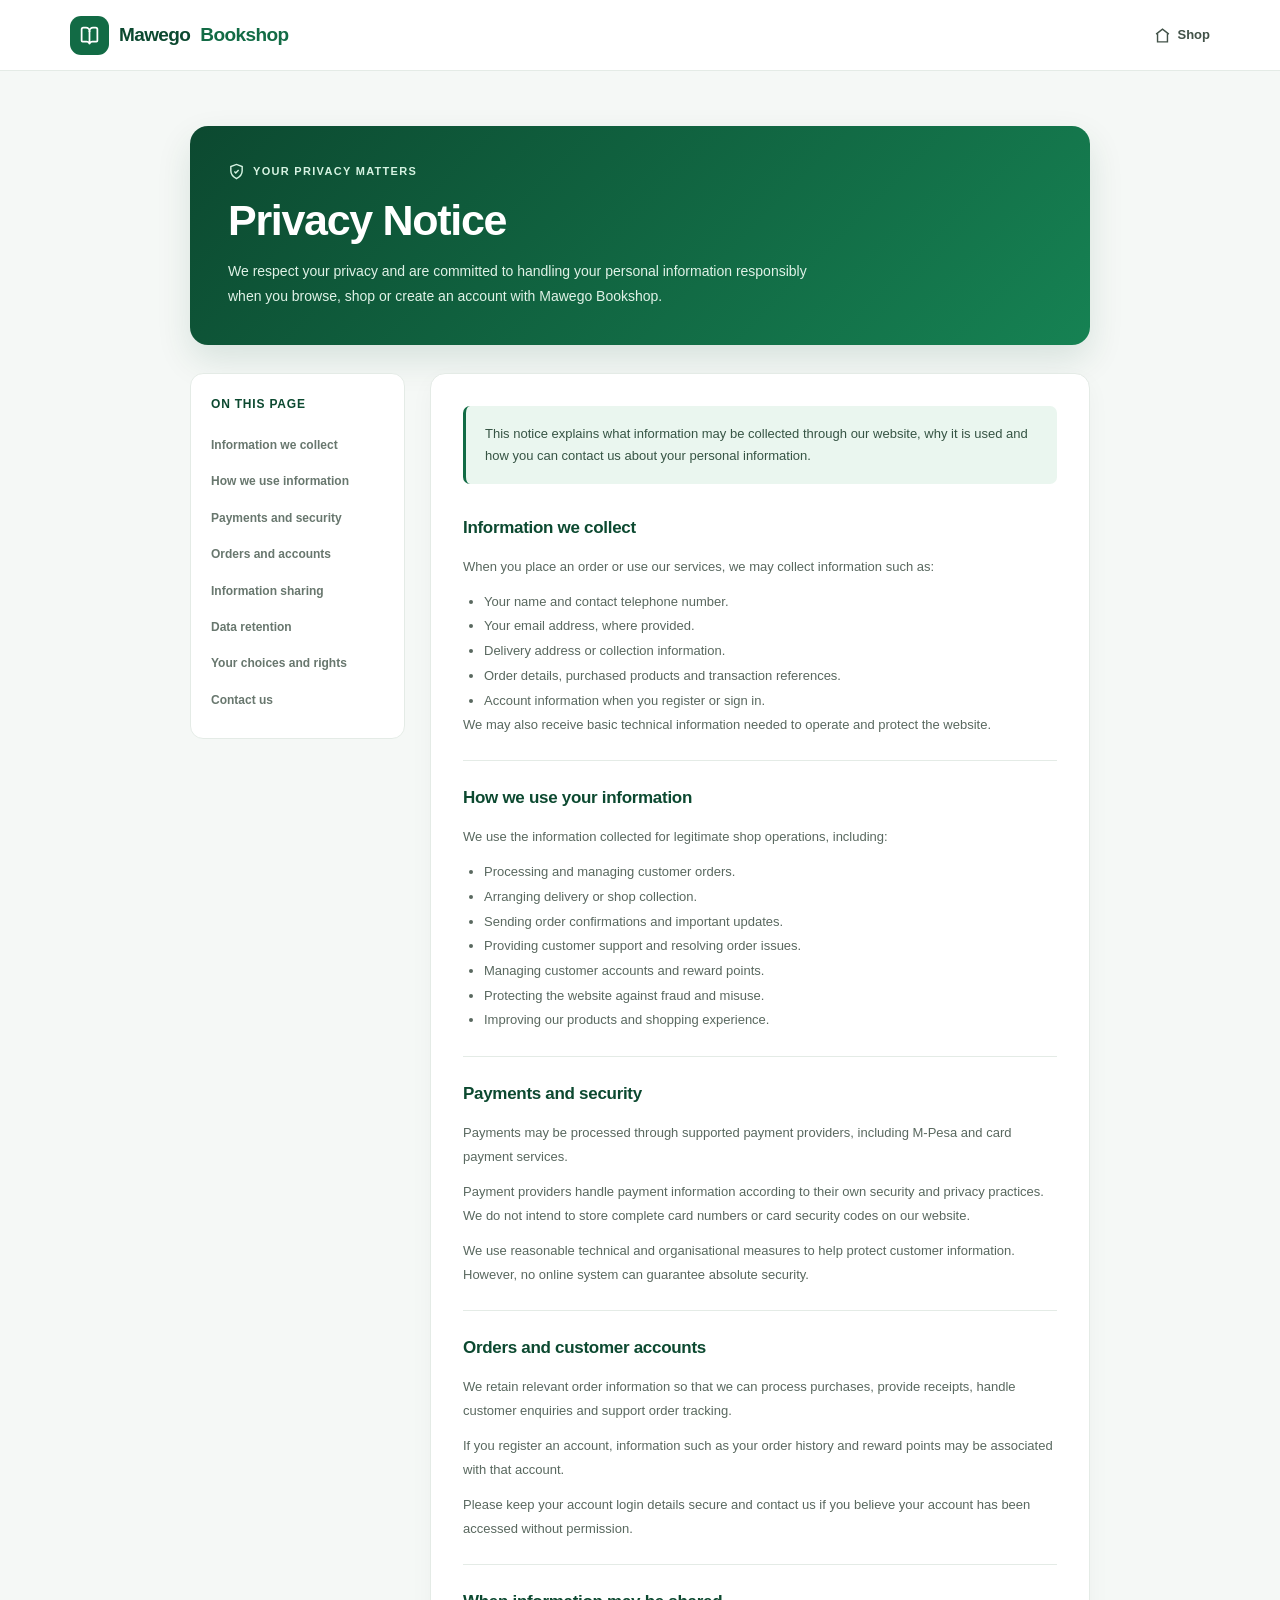
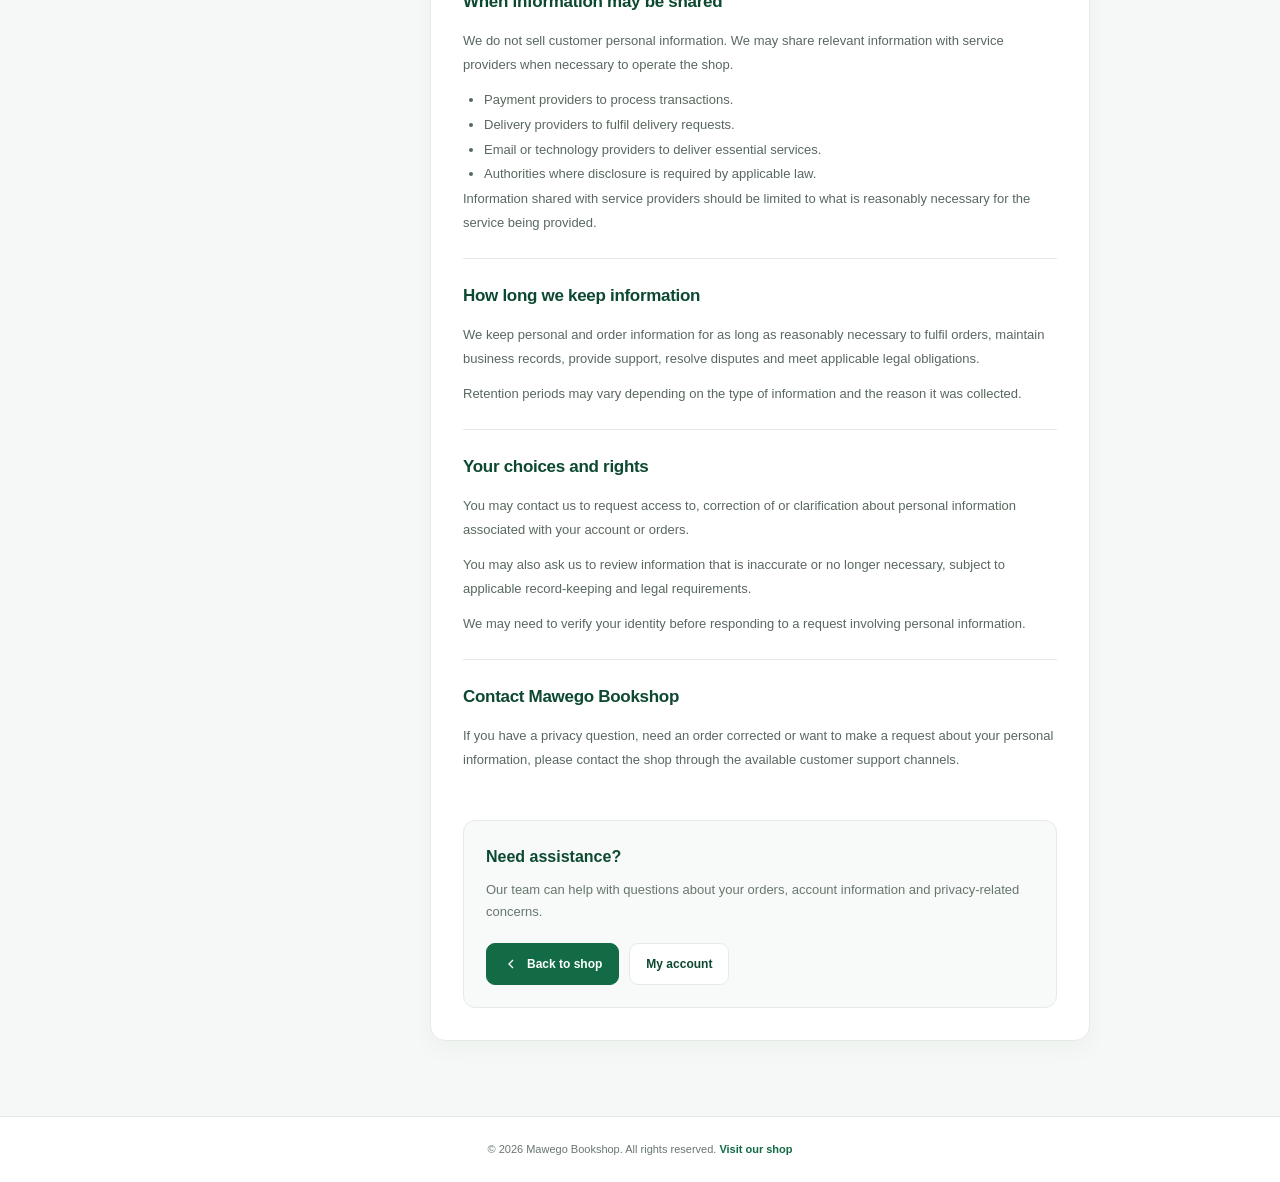
<file: pages/privacy.html>
<!DOCTYPE html>
<html lang="en">
<head>
  <meta charset="UTF-8">
  <meta name="viewport" content="width=device-width, initial-scale=1">
  <meta name="theme-color" content="#126b45">
  <meta name="description" content="Read the Mawego Bookshop privacy notice and learn how we handle your personal information, orders and payments.">

  <title>Privacy Notice | Mawego Bookshop</title>

  <link rel="stylesheet" href="/css/styles.css">
  <link rel="icon" href="/favicon.svg" type="image/svg+xml">

  <style>
    :root {
      --privacy-green: #126b45;
      --privacy-dark: #0c4930;
      --privacy-soft: #eaf6ef;
      --privacy-ink: #1b2b22;
      --privacy-muted: #68776e;
      --privacy-border: #e4ebe6;
      --privacy-background: #f5f8f6;
    }

    * {
      box-sizing: border-box;
    }

    html {
      scroll-behavior: smooth;
    }

    body {
      margin: 0;
      color: var(--privacy-ink);
      background: var(--privacy-background);
      font-family: Inter, -apple-system, BlinkMacSystemFont,
        "Segoe UI", Roboto, Arial, sans-serif;
      line-height: 1.7;
    }

    a {
      color: var(--privacy-green);
    }

    .privacy-header {
      position: sticky;
      top: 0;
      z-index: 20;
      background: rgba(255, 255, 255, 0.96);
      border-bottom: 1px solid var(--privacy-border);
      backdrop-filter: blur(12px);
    }

    .privacy-header-inner {
      min-height: 70px;
      display: flex;
      align-items: center;
      justify-content: space-between;
      gap: 20px;
    }

    .privacy-logo {
      display: inline-flex;
      align-items: center;
      gap: 10px;
      color: var(--privacy-dark);
      font-size: 19px;
      font-weight: 850;
      letter-spacing: -0.6px;
      text-decoration: none;
    }

    .privacy-logo-mark {
      width: 39px;
      height: 39px;
      display: grid;
      place-items: center;
      color: #fff;
      background: var(--privacy-green);
      border-radius: 11px;
    }

    .privacy-logo-mark svg {
      width: 21px;
      height: 21px;
    }

    .privacy-logo span:last-child {
      color: var(--privacy-green);
    }

    .privacy-nav {
      display: flex;
      align-items: center;
      gap: 18px;
    }

    .privacy-nav a {
      display: inline-flex;
      align-items: center;
      gap: 7px;
      color: #425248;
      font-size: 13px;
      font-weight: 650;
      text-decoration: none;
    }

    .privacy-nav a:hover {
      color: var(--privacy-green);
    }

    .privacy-nav svg {
      width: 17px;
      height: 17px;
    }

    .privacy-main {
      width: min(900px, calc(100% - 32px));
      margin: 0 auto;
      padding: 55px 0 75px;
    }

    .privacy-hero {
      padding: 35px 38px;
      background: linear-gradient(135deg, #0c4930, #168253);
      border-radius: 18px;
      color: #fff;
      box-shadow: 0 15px 35px rgba(12, 73, 48, 0.12);
    }

    .privacy-hero-label {
      display: inline-flex;
      align-items: center;
      gap: 8px;
      margin-bottom: 15px;
      color: #d6f3e2;
      font-size: 11px;
      font-weight: 800;
      letter-spacing: 1.3px;
      text-transform: uppercase;
    }

    .privacy-hero-label svg {
      width: 17px;
      height: 17px;
    }

    .privacy-hero h1 {
      margin: 0;
      font-size: clamp(29px, 5vw, 43px);
      line-height: 1.15;
      letter-spacing: -1.3px;
    }

    .privacy-hero p {
      max-width: 610px;
      margin: 14px 0 0;
      color: #e0f2e7;
      font-size: 14px;
      line-height: 1.8;
    }

    .privacy-content {
      display: grid;
      grid-template-columns: 215px minmax(0, 1fr);
      gap: 25px;
      align-items: start;
      margin-top: 28px;
    }

    .privacy-sidebar {
      position: sticky;
      top: 95px;
      padding: 20px;
      background: #fff;
      border: 1px solid var(--privacy-border);
      border-radius: 13px;
    }

    .privacy-sidebar h2 {
      margin: 0 0 13px;
      color: var(--privacy-dark);
      font-size: 12px;
      font-weight: 850;
      letter-spacing: 0.8px;
      text-transform: uppercase;
    }

    .privacy-sidebar a {
      display: block;
      padding: 8px 0;
      color: var(--privacy-muted);
      font-size: 12px;
      font-weight: 600;
      text-decoration: none;
    }

    .privacy-sidebar a:hover {
      color: var(--privacy-green);
    }

    .privacy-document {
      min-width: 0;
      padding: 32px;
      background: #fff;
      border: 1px solid var(--privacy-border);
      border-radius: 15px;
      box-shadow: 0 8px 25px rgba(25, 55, 36, 0.035);
    }

    .privacy-intro {
      margin: 0 0 25px;
      padding: 17px 19px;
      background: var(--privacy-soft);
      border-left: 3px solid var(--privacy-green);
      border-radius: 7px;
      color: #365444;
      font-size: 13px;
    }

    .privacy-section {
      padding: 23px 0;
      border-bottom: 1px solid var(--privacy-border);
      scroll-margin-top: 100px;
    }

    .privacy-section:first-of-type {
      padding-top: 5px;
    }

    .privacy-section:last-of-type {
      border-bottom: 0;
    }

    .privacy-section h2 {
      display: flex;
      align-items: center;
      gap: 10px;
      margin: 0 0 12px;
      color: var(--privacy-dark);
      font-size: 17px;
      font-weight: 800;
      letter-spacing: -0.3px;
    }

    .privacy-section h2 svg {
      width: 19px;
      height: 19px;
      flex: 0 0 auto;
      color: var(--privacy-green);
    }

    .privacy-section p {
      margin: 0 0 11px;
      color: #59685f;
      font-size: 13px;
      line-height: 1.85;
    }

    .privacy-section p:last-child {
      margin-bottom: 0;
    }

    .privacy-section ul {
      margin: 10px 0 0;
      padding-left: 21px;
      color: #59685f;
      font-size: 13px;
      line-height: 1.9;
    }

    .privacy-contact {
      margin-top: 25px;
      padding: 22px;
      background: #f7faf8;
      border: 1px solid var(--privacy-border);
      border-radius: 12px;
    }

    .privacy-contact h2 {
      margin: 0 0 8px;
      color: var(--privacy-dark);
      font-size: 16px;
    }

    .privacy-contact p {
      margin: 0;
      color: var(--privacy-muted);
      font-size: 13px;
    }

    .privacy-actions {
      display: flex;
      flex-wrap: wrap;
      gap: 10px;
      margin-top: 20px;
    }

    .privacy-actions a {
      display: inline-flex;
      align-items: center;
      justify-content: center;
      gap: 8px;
      min-height: 42px;
      padding: 10px 16px;
      border: 1px solid var(--privacy-border);
      border-radius: 9px;
      color: var(--privacy-dark);
      background: #fff;
      font-size: 12px;
      font-weight: 750;
      text-decoration: none;
      transition: background 0.2s, border-color 0.2s;
    }

    .privacy-actions a:hover {
      background: var(--privacy-soft);
      border-color: #b7d9c4;
    }

    .privacy-actions a.primary {
      color: #fff;
      background: var(--privacy-green);
      border-color: var(--privacy-green);
    }

    .privacy-actions a.primary:hover {
      background: var(--privacy-dark);
    }

    .privacy-actions svg {
      width: 16px;
      height: 16px;
    }

    .privacy-footer {
      padding: 23px 16px;
      border-top: 1px solid var(--privacy-border);
      background: #fff;
      text-align: center;
    }

    .privacy-footer p {
      margin: 0;
      color: var(--privacy-muted);
      font-size: 11px;
    }

    .privacy-footer a {
      font-weight: 750;
      text-decoration: none;
    }

    @media (max-width: 700px) {
      .privacy-main {
        padding: 30px 0 45px;
      }

      .privacy-hero {
        padding: 27px 23px;
      }

      .privacy-content {
        grid-template-columns: 1fr;
        gap: 15px;
      }

      .privacy-sidebar {
        position: static;
      }

      .privacy-sidebar nav {
        display: grid;
        grid-template-columns: repeat(2, minmax(0, 1fr));
        gap: 0 12px;
      }

      .privacy-document {
        padding: 24px 20px;
      }
    }

    @media (max-width: 420px) {
      .privacy-header-inner {
        min-height: 62px;
      }

      .privacy-logo {
        font-size: 16px;
      }

      .privacy-nav a {
        font-size: 12px;
      }

      .privacy-main {
        width: calc(100% - 22px);
      }

      .privacy-sidebar nav {
        grid-template-columns: 1fr;
      }

      .privacy-document {
        padding: 21px 16px;
      }

      .privacy-actions {
        flex-direction: column;
      }

      .privacy-actions a {
        width: 100%;
      }
    }

    @media print {
      body {
        background: #fff;
      }

      .privacy-header,
      .privacy-sidebar,
      .privacy-actions,
      .privacy-footer {
        display: none !important;
      }

      .privacy-main {
        width: 100%;
        padding: 0;
      }

      .privacy-hero {
        color: #000;
        background: #fff;
        border: 1px solid #ddd;
        box-shadow: none;
      }

      .privacy-hero p,
      .privacy-hero-label {
        color: #444;
      }

      .privacy-content {
        display: block;
      }

      .privacy-document {
        padding: 15px 0;
        border: 0;
        box-shadow: none;
      }

      .privacy-section {
        break-inside: avoid;
      }
    }
  </style>
</head>

<body>

  <header class="privacy-header">
    <div class="container privacy-header-inner">
      <a href="/" class="privacy-logo" aria-label="Mawego Bookshop home">
        <span class="privacy-logo-mark" aria-hidden="true">
          <svg xmlns="http://www.w3.org/2000/svg" viewBox="0 0 24 24" fill="none" stroke="currentColor" stroke-width="2" stroke-linecap="round" stroke-linejoin="round">
            <path d="M12 7v14"></path>
            <path d="M3 18V5a2 2 0 0 1 2-2h3a4 4 0 0 1 4 4 4 4 0 0 1 4-4h3a2 2 0 0 1 2 2v13a1 1 0 0 1-1 1h-4a4 4 0 0 0-4 2 4 4 0 0 0-4-2H4a1 1 0 0 1-1-1z"></path>
          </svg>
        </span>
        Mawego <span>Bookshop</span>
      </a>

      <nav class="privacy-nav" aria-label="Main navigation">
        <a href="/">
          <svg xmlns="http://www.w3.org/2000/svg" viewBox="0 0 24 24" fill="none" stroke="currentColor" stroke-width="2">
            <path d="m3 10 9-7 9 7"></path>
            <path d="M5 9v12h14V9"></path>
          </svg>
          Shop
        </a>
      </nav>
    </div>
  </header>

  <main class="privacy-main">

    <section class="privacy-hero">
      <div class="privacy-hero-label">
        <svg xmlns="http://www.w3.org/2000/svg" viewBox="0 0 24 24" fill="none" stroke="currentColor" stroke-width="2">
          <path d="M12 22s8-4 8-11V5l-8-3-8 3v6c0 7 8 11 8 11z"></path>
          <path d="m9 12 2 2 4-4"></path>
        </svg>
        Your privacy matters
      </div>

      <h1>Privacy Notice</h1>

      <p>
        We respect your privacy and are committed to handling your personal
        information responsibly when you browse, shop or create an account
        with Mawego Bookshop.
      </p>
    </section>

    <div class="privacy-content">

      <aside class="privacy-sidebar">
        <h2>On this page</h2>
        <nav aria-label="Privacy notice sections">
          <a href="#information">Information we collect</a>
          <a href="#usage">How we use information</a>
          <a href="#payments">Payments and security</a>
          <a href="#orders">Orders and accounts</a>
          <a href="#sharing">Information sharing</a>
          <a href="#retention">Data retention</a>
          <a href="#your-rights">Your choices and rights</a>
          <a href="#contact">Contact us</a>
        </nav>
      </aside>

      <article class="privacy-document">

        <p class="privacy-intro">
          This notice explains what information may be collected through our
          website, why it is used and how you can contact us about your
          personal information.
        </p>

        <section class="privacy-section" id="information">
          <h2>Information we collect</h2>
          <p>
            When you place an order or use our services, we may collect
            information such as:
          </p>
          <ul>
            <li>Your name and contact telephone number.</li>
            <li>Your email address, where provided.</li>
            <li>Delivery address or collection information.</li>
            <li>Order details, purchased products and transaction references.</li>
            <li>Account information when you register or sign in.</li>
          </ul>
          <p>
            We may also receive basic technical information needed to operate
            and protect the website.
          </p>
        </section>

        <section class="privacy-section" id="usage">
          <h2>How we use your information</h2>
          <p>We use the information collected for legitimate shop operations, including:</p>
          <ul>
            <li>Processing and managing customer orders.</li>
            <li>Arranging delivery or shop collection.</li>
            <li>Sending order confirmations and important updates.</li>
            <li>Providing customer support and resolving order issues.</li>
            <li>Managing customer accounts and reward points.</li>
            <li>Protecting the website against fraud and misuse.</li>
            <li>Improving our products and shopping experience.</li>
          </ul>
        </section>

        <section class="privacy-section" id="payments">
          <h2>Payments and security</h2>
          <p>
            Payments may be processed through supported payment providers,
            including M-Pesa and card payment services.
          </p>
          <p>
            Payment providers handle payment information according to their
            own security and privacy practices. We do not intend to store
            complete card numbers or card security codes on our website.
          </p>
          <p>
            We use reasonable technical and organisational measures to help
            protect customer information. However, no online system can
            guarantee absolute security.
          </p>
        </section>

        <section class="privacy-section" id="orders">
          <h2>Orders and customer accounts</h2>
          <p>
            We retain relevant order information so that we can process
            purchases, provide receipts, handle customer enquiries and
            support order tracking.
          </p>
          <p>
            If you register an account, information such as your order history
            and reward points may be associated with that account.
          </p>
          <p>
            Please keep your account login details secure and contact us if
            you believe your account has been accessed without permission.
          </p>
        </section>

        <section class="privacy-section" id="sharing">
          <h2>When information may be shared</h2>
          <p>
            We do not sell customer personal information. We may share
            relevant information with service providers when necessary to
            operate the shop.
          </p>
          <ul>
            <li>Payment providers to process transactions.</li>
            <li>Delivery providers to fulfil delivery requests.</li>
            <li>Email or technology providers to deliver essential services.</li>
            <li>Authorities where disclosure is required by applicable law.</li>
          </ul>
          <p>
            Information shared with service providers should be limited to
            what is reasonably necessary for the service being provided.
          </p>
        </section>

        <section class="privacy-section" id="retention">
          <h2>How long we keep information</h2>
          <p>
            We keep personal and order information for as long as reasonably
            necessary to fulfil orders, maintain business records, provide
            support, resolve disputes and meet applicable legal obligations.
          </p>
          <p>
            Retention periods may vary depending on the type of information
            and the reason it was collected.
          </p>
        </section>

        <section class="privacy-section" id="your-rights">
          <h2>Your choices and rights</h2>
          <p>
            You may contact us to request access to, correction of or
            clarification about personal information associated with your
            account or orders.
          </p>
          <p>
            You may also ask us to review information that is inaccurate or
            no longer necessary, subject to applicable record-keeping and
            legal requirements.
          </p>
          <p>
            We may need to verify your identity before responding to a
            request involving personal information.
          </p>
        </section>

        <section class="privacy-section" id="contact">
          <h2>Contact Mawego Bookshop</h2>
          <p>
            If you have a privacy question, need an order corrected or want
            to make a request about your personal information, please contact
            the shop through the available customer support channels.
          </p>
        </section>

        <div class="privacy-contact">
          <h2>Need assistance?</h2>
          <p>
            Our team can help with questions about your orders, account
            information and privacy-related concerns.
          </p>

          <div class="privacy-actions">
            <a href="/" class="primary">
              <svg xmlns="http://www.w3.org/2000/svg" viewBox="0 0 24 24" fill="none" stroke="currentColor" stroke-width="2">
                <path d="m15 18-6-6 6-6"></path>
              </svg>
              Back to shop
            </a>

            <a href="/pages/account.html">
              My account
            </a>
          </div>
        </div>

      </article>
    </div>
  </main>

  <footer class="privacy-footer">
    <p>
      © <span id="currentYear"></span> Mawego Bookshop.
      All rights reserved.
      <a href="/">Visit our shop</a>
    </p>
  </footer>

  <script>
    "use strict";

    document.getElementById("currentYear").textContent =
      new Date().getFullYear();
  </script>

</body>
</html>
</file>
<file: css/styles.css>
:root {
  --green: #0b6b4f;
  --green-dark: #064935;
  --green-mid: #0f8a64;
  --green-light: #e6f5ef;
  --green-soft: #f0faf6;

  --gold: #c4a035;
  --gold-dark: #9a7b1f;
  --gold-soft: #f8f1dc;

  --ink: #14201b;
  --ink-soft: #2c3a34;
  --muted: #5a6b63;
  --muted-light: #8a9a92;

  --border: #e2ebe6;
  --border-strong: #c5d4cc;

  --bg: #f5f8f6;
  --white: #ffffff;

  --danger: #b91c1c;
  --danger-bg: #fef2f2;

  --warning: #b45309;
  --warning-bg: #fffbeb;

  --success: #047857;
  --success-bg: #ecfdf5;

  --info: #1d4ed8;
  --info-bg: #eff6ff;

  --radius: 12px;
  --radius-sm: 8px;
  --radius-lg: 16px;

  --shadow-sm: 0 1px 2px rgba(20, 32, 27, 0.04);
  --shadow: 0 4px 16px rgba(20, 32, 27, 0.06);
  --shadow-lg: 0 12px 40px rgba(20, 32, 27, 0.1);
  --shadow-hover: 0 12px 28px rgba(11, 107, 79, 0.12);

  --font: 'DM Sans', system-ui, -apple-system, sans-serif;
  --font-display: 'Fraunces', Georgia, serif;

  --header-h: 68px;
  --transition: 0.2s ease;
}

*,
*::before,
*::after {
  box-sizing: border-box;
}

html {
  scroll-behavior: smooth;
}

body {
  margin: 0;
  min-height: 100vh;
  font-family: var(--font);
  color: var(--ink);
  background: var(--bg);
  line-height: 1.55;
  -webkit-font-smoothing: antialiased;
}

button,
input,
select,
textarea {
  font: inherit;
}

button {
  cursor: pointer;
}

a {
  color: var(--green);
  text-decoration: none;
  transition: color var(--transition);
}

a:hover {
  color: var(--green-dark);
  text-decoration: underline;
}

img {
  max-width: 100%;
  height: auto;
  display: block;
}

.hidden {
  display: none !important;
}

.container {
  width: min(1140px, 92%);
  margin: 0 auto;
}

.page-pad {
  padding: 1.75rem 0 3.5rem;
}

.text-muted {
  color: var(--muted);
}

.text-center {
  text-align: center;
}

.mt-1 {
  margin-top: 0.5rem;
}

.mt-2 {
  margin-top: 1rem;
}

.mb-0 {
  margin-bottom: 0;
}

.site-header {
  position: sticky;
  top: 0;
  z-index: 100;
  background: rgba(255, 255, 255, 0.94);
  backdrop-filter: blur(12px);
  -webkit-backdrop-filter: blur(12px);
  border-bottom: 1px solid var(--border);
  box-shadow: var(--shadow-sm);
}

.header-inner {
  display: flex;
  align-items: center;
  gap: 1.25rem;
  padding: 0.85rem 0;
  flex-wrap: wrap;
  min-height: var(--header-h);
}

.logo {
  display: flex;
  align-items: center;
  gap: 0.45rem;
  font-family: var(--font-display);
  font-weight: 700;
  font-size: 1.35rem;
  color: var(--green-dark);
  letter-spacing: -0.02em;
  text-decoration: none;
}

.logo:hover {
  text-decoration: none;
  color: var(--green);
}

.logo span {
  color: var(--gold-dark);
}

.logo-mark {
  width: 36px;
  height: 36px;
  display: flex;
  align-items: center;
  justify-content: center;
  background: linear-gradient(145deg, var(--green), var(--green-dark));
  border-radius: 10px;
  color: white;
  font-size: 1.1rem;
  box-shadow: 0 2px 8px rgba(11, 107, 79, 0.3);
}

.nav {
  display: flex;
  align-items: center;
  gap: 0.35rem;
  flex-wrap: wrap;
  margin-left: auto;
}

.nav a {
  padding: 0.45rem 0.75rem;
  border-radius: 999px;
  color: var(--ink-soft);
  font-size: 0.92rem;
  font-weight: 500;
  text-decoration: none;
  transition: background var(--transition), color var(--transition);
}

.nav a:hover,
.nav a.active {
  background: var(--green-light);
  color: var(--green-dark);
  text-decoration: none;
}

.cart-btn {
  display: inline-flex;
  align-items: center;
  gap: 0.4rem;
  padding: 0.5rem 1rem !important;
  border-radius: 999px;
  background: var(--green) !important;
  color: white !important;
  font-weight: 600 !important;
  box-shadow: 0 2px 8px rgba(11, 107, 79, 0.25);
}

.cart-btn:hover {
  background: var(--green-dark) !important;
  color: white !important;
}

.cart-count {
  min-width: 1.3rem;
  height: 1.3rem;
  display: inline-flex;
  align-items: center;
  justify-content: center;
  padding: 0 0.3rem;
  border-radius: 999px;
  background: var(--gold);
  color: var(--ink);
  font-size: 0.72rem;
  font-weight: 700;
}

.btn {
  display: inline-flex;
  align-items: center;
  justify-content: center;
  gap: 0.45rem;
  padding: 0.65rem 1.25rem;
  border: none;
  border-radius: 10px;
  font-family: inherit;
  font-size: 0.95rem;
  font-weight: 600;
  line-height: 1.2;
  text-decoration: none;
  cursor: pointer;
  transition:
    background var(--transition),
    transform 0.12s,
    box-shadow var(--transition);
}

.btn:active {
  transform: scale(0.98);
}

.btn:disabled {
  opacity: 0.5;
  cursor: not-allowed;
  transform: none;
}

.btn-primary {
  background: var(--green);
  color: white;
  box-shadow: 0 2px 8px rgba(11, 107, 79, 0.2);
}

.btn-primary:hover {
  background: var(--green-dark);
  color: white;
  text-decoration: none;
  box-shadow: 0 4px 14px rgba(11, 107, 79, 0.3);
}

.btn-secondary {
  background: var(--gold-soft);
  color: var(--ink);
  border: 1px solid #e5d6a8;
}

.btn-secondary:hover {
  background: #f0e4bc;
  color: var(--ink);
  text-decoration: none;
}

.btn-outline {
  background: transparent;
  border: 1.5px solid var(--green);
  color: var(--green);
}

.btn-outline:hover {
  background: var(--green-light);
  color: var(--green-dark);
  text-decoration: none;
}

.btn-danger {
  background: var(--danger);
  color: white;
}

.btn-danger:hover {
  background: #991b1b;
  color: white;
  text-decoration: none;
}

.btn-ghost {
  background: transparent;
  color: var(--muted);
  border: 1px solid var(--border);
}

.btn-ghost:hover {
  background: var(--bg);
  color: var(--ink);
  text-decoration: none;
}

.btn-sm {
  padding: 0.4rem 0.8rem;
  font-size: 0.85rem;
  border-radius: 8px;
}

.btn-lg {
  padding: 0.85rem 1.6rem;
  font-size: 1.05rem;
}

.hero {
  position: relative;
  overflow: hidden;
  padding: 3.25rem 0 3.5rem;
  color: white;
  background:
    radial-gradient(
      ellipse 80% 60% at 85% 20%,
      rgba(196, 160, 53, 0.15),
      transparent 50%
    ),
    radial-gradient(
      ellipse 60% 50% at 10% 80%,
      rgba(15, 138, 100, 0.2),
      transparent 45%
    ),
    linear-gradient(
      145deg,
      #053d2c 0%,
      var(--green-dark) 40%,
      var(--green) 100%
    );
}

.hero::after {
  content: '';
  position: absolute;
  bottom: -1px;
  left: 0;
  right: 0;
  height: 48px;
  background: url("data:image/svg+xml,%3Csvg xmlns='http://www.w3.org/2000/svg' viewBox='0 0 1440 48' fill='%23f5f8f6'%3E%3Cpath d='M0,32 C240,48 480,0 720,16 C960,32 1200,48 1440,24 L1440,48 L0,48 Z'/%3E%3C/svg%3E")
    center bottom / 100% 100% no-repeat;
}

.hero-grid {
  display: grid;
  grid-template-columns: 1.15fr 0.85fr;
  gap: 2.5rem;
  align-items: center;
}

.hero-badge {
  display: inline-flex;
  align-items: center;
  gap: 0.4rem;
  padding: 0.35rem 0.85rem;
  margin-bottom: 1rem;
  border: 1px solid rgba(255, 255, 255, 0.2);
  border-radius: 999px;
  background: rgba(255, 255, 255, 0.12);
  font-size: 0.8rem;
  font-weight: 500;
  backdrop-filter: blur(4px);
}

.hero h1 {
  margin: 0 0 0.75rem;
  font-family: var(--font-display);
  font-size: clamp(1.85rem, 4.5vw, 2.75rem);
  font-weight: 700;
  line-height: 1.15;
  letter-spacing: -0.02em;
}

.hero p.lead {
  max-width: 34rem;
  margin: 0 0 1.5rem;
  font-size: 1.05rem;
  line-height: 1.6;
  opacity: 0.92;
}

.hero-actions {
  display: flex;
  flex-wrap: wrap;
  gap: 0.75rem;
  margin-bottom: 1.5rem;
}

.hero .btn-primary {
  background: var(--gold);
  color: var(--ink);
  box-shadow: 0 4px 16px rgba(196, 160, 53, 0.35);
}

.hero .btn-primary:hover {
  background: #d4b03f;
  color: var(--ink);
}

.hero .btn-outline {
  border-color: rgba(255, 255, 255, 0.55);
  color: white;
}

.hero .btn-outline:hover {
  background: rgba(255, 255, 255, 0.12);
  color: white;
  border-color: white;
}

.search-bar {
  display: flex;
  gap: 0.5rem;
  max-width: 480px;
  padding: 0.35rem;
  border-radius: 12px;
  background: white;
  box-shadow: 0 8px 32px rgba(0, 0, 0, 0.15);
}

.search-bar input {
  flex: 1;
  min-width: 0;
  padding: 0.7rem 1rem;
  border: none;
  border-radius: 8px;
  background: transparent;
  color: var(--ink);
  font-family: inherit;
  font-size: 1rem;
}

.search-bar input:focus {
  outline: none;
}

.search-bar input::placeholder {
  color: var(--muted-light);
}

.search-bar .btn {
  border-radius: 8px;
}

.hero-visual {
  padding: 1.5rem;
  border: 1px solid rgba(255, 255, 255, 0.15);
  border-radius: var(--radius-lg);
  background: rgba(255, 255, 255, 0.08);
  backdrop-filter: blur(8px);
}

.hero-stats {
  display: grid;
  grid-template-columns: 1fr 1fr;
  gap: 1rem;
}

.hero-stat {
  padding: 1rem 0.75rem;
  border-radius: var(--radius);
  background: rgba(255, 255, 255, 0.08);
  text-align: center;
}

.hero-stat .num {
  display: block;
  font-family: var(--font-display);
  font-size: 1.65rem;
  font-weight: 700;
  line-height: 1.2;
}

.hero-stat .lbl {
  margin-top: 0.2rem;
  font-size: 0.78rem;
  opacity: 0.8;
}

.trust-bar {
  padding: 1rem 0;
  background: var(--white);
  border-bottom: 1px solid var(--border);
}

.trust-grid {
  display: grid;
  grid-template-columns: repeat(4, 1fr);
  gap: 1rem;
  text-align: center;
}

.trust-item {
  display: flex;
  flex-direction: column;
  align-items: center;
  gap: 0.35rem;
  padding: 0.5rem;
}

.trust-icon {
  width: 42px;
  height: 42px;
  display: flex;
  align-items: center;
  justify-content: center;
  border-radius: 12px;
  background: var(--green-light);
  color: var(--green);
  font-size: 1.2rem;
}

.trust-item strong {
  color: var(--ink);
  font-size: 0.88rem;
  font-weight: 600;
}

.trust-item span {
  color: var(--muted);
  font-size: 0.78rem;
}

.categories-strip {
  display: flex;
  gap: 0.5rem;
  overflow-x: auto;
  padding: 0.25rem 0 0.5rem;
  margin: 0.25rem 0 1.25rem;
  scrollbar-width: thin;
  -webkit-overflow-scrolling: touch;
}

.categories-strip::-webkit-scrollbar {
  height: 4px;
}

.categories-strip::-webkit-scrollbar-thumb {
  background: var(--border-strong);
  border-radius: 4px;
}

.cat-chip {
  flex-shrink: 0;
  padding: 0.5rem 1rem;
  border: 1.5px solid var(--border);
  border-radius: 999px;
  background: var(--white);
  color: var(--ink-soft);
  font-size: 0.88rem;
  font-weight: 500;
  white-space: nowrap;
  cursor: pointer;
  text-decoration: none;
  transition: all var(--transition);
}

.cat-chip:hover {
  border-color: var(--green);
  background: var(--green-soft);
  color: var(--green-dark);
  text-decoration: none;
}

.cat-chip.active {
  border-color: var(--green);
  background: var(--green);
  color: white;
  box-shadow: 0 2px 8px rgba(11, 107, 79, 0.25);
  text-decoration: none;
}

.section-title {
  display: flex;
  align-items: center;
  justify-content: space-between;
  gap: 1rem;
  flex-wrap: wrap;
  margin: 1.75rem 0 1.15rem;
  font-family: var(--font-display);
  font-size: 1.35rem;
  font-weight: 600;
  letter-spacing: -0.01em;
}

.section-title h2 {
  margin: 0;
  font-family: inherit;
  font-size: inherit;
  font-weight: inherit;
}

.sort-select {
  padding: 0.45rem 0.85rem;
  border: 1.5px solid var(--border);
  border-radius: 8px;
  background: var(--white);
  color: var(--ink);
  font-family: inherit;
  font-size: 0.9rem;
  cursor: pointer;
}

.sort-select:focus {
  outline: none;
  border-color: var(--green);
  box-shadow: 0 0 0 3px var(--green-light);
}

.product-grid {
  display: grid;
  grid-template-columns: repeat(auto-fill, minmax(210px, 1fr));
  gap: 1.25rem;
  margin-bottom: 2.5rem;
}

.product-card {
  position: relative;
  display: flex;
  flex-direction: column;
  overflow: hidden;
  border: 1px solid var(--border);
  border-radius: var(--radius);
  background: var(--white);
  transition:
    box-shadow var(--transition),
    transform 0.18s ease,
    border-color var(--transition);
}

.product-card:hover {
  transform: translateY(-3px);
  border-color: var(--border-strong);
  box-shadow: var(--shadow-hover);
}

.product-card .thumb {
  position: relative;
  display: flex;
  align-items: center;
  justify-content: center;
  overflow: hidden;
  aspect-ratio: 3 / 4;
  background: linear-gradient(160deg, var(--green-soft), var(--green-light));
  color: var(--green);
  font-size: 2.75rem;
}

.product-card .thumb img {
  width: 100%;
  height: 100%;
  object-fit: cover;
  transition: transform 0.35s ease;
}

.product-card:hover .thumb img {
  transform: scale(1.04);
}

.product-card .badge-stock {
  position: absolute;
  top: 0.65rem;
  left: 0.65rem;
  padding: 0.25rem 0.55rem;
  border-radius: 6px;
  background: rgba(255, 255, 255, 0.95);
  color: var(--success);
  font-size: 0.7rem;
  font-weight: 600;
  box-shadow: var(--shadow-sm);
}

.product-card .badge-stock.out {
  color: var(--danger);
}

.product-card .body {
  display: flex;
  flex: 1;
  flex-direction: column;
  padding: 0.95rem 1rem 1.05rem;
}

.product-card .cat {
  color: var(--muted);
  font-size: 0.72rem;
  font-weight: 600;
  letter-spacing: 0.05em;
  text-transform: uppercase;
}

.product-card h3 {
  margin: 0.3rem 0 0.4rem;
  color: var(--ink);
  font-size: 0.98rem;
  font-weight: 600;
  line-height: 1.35;
}

.product-card h3 a {
  color: inherit;
  text-decoration: none;
}

.product-card h3 a:hover {
  color: var(--green);
}

.product-card .price {
  margin-top: auto;
  color: var(--green-dark);
  font-size: 1.1rem;
  font-weight: 700;
  letter-spacing: -0.01em;
}

.product-card .stock {
  margin-bottom: 0.55rem;
  color: var(--muted);
  font-size: 0.8rem;
}

.product-card .stock.out {
  color: var(--danger);
  font-weight: 500;
}

.product-card .actions {
  display: flex;
  gap: 0.4rem;
  margin-top: 0.55rem;
}

.product-card .actions .btn {
  flex: 1;
}

.form-group {
  margin-bottom: 1.05rem;
}

.form-group label {
  display: block;
  margin-bottom: 0.4rem;
  color: var(--ink-soft);
  font-size: 0.88rem;
  font-weight: 600;
}

.form-group input,
.form-group select,
.form-group textarea {
  width: 100%;
  padding: 0.7rem 0.9rem;
  border: 1.5px solid var(--border);
  border-radius: var(--radius-sm);
  background: var(--white);
  color: var(--ink);
  font-family: inherit;
  font-size: 0.98rem;
  transition: border-color var(--transition), box-shadow var(--transition);
}

.form-group input:focus,
.form-group select:focus,
.form-group textarea:focus {
  outline: none;
  border-color: var(--green);
  box-shadow: 0 0 0 3px var(--green-light);
}

.form-group input::placeholder,
.form-group textarea::placeholder {
  color: var(--muted-light);
}

.form-row {
  display: grid;
  grid-template-columns: 1fr 1fr;
  gap: 1rem;
}

.form-hint {
  margin-top: 0.3rem;
  color: var(--muted);
  font-size: 0.8rem;
}

.card {
  padding: 1.4rem 1.5rem;
  border: 1px solid var(--border);
  border-radius: var(--radius);
  background: var(--white);
  box-shadow: var(--shadow-sm);
}

.cart-table {
  width: 100%;
  border-collapse: collapse;
}

.cart-table th,
.cart-table td {
  padding: 0.9rem 0.55rem;
  border-bottom: 1px solid var(--border);
  text-align: left;
  vertical-align: middle;
}

.cart-table th {
  color: var(--muted);
  font-size: 0.78rem;
  font-weight: 600;
  letter-spacing: 0.04em;
  text-transform: uppercase;
}

.cart-table tr:last-child td {
  border-bottom: none;
}

.qty-control {
  display: inline-flex;
  align-items: center;
  gap: 0.3rem;
  padding: 0.2rem;
  border: 1px solid var(--border);
  border-radius: 8px;
  background: var(--bg);
}

.qty-control button {
  width: 30px;
  height: 30px;
  border: none;
  border-radius: 6px;
  background: var(--white);
  color: var(--ink-soft);
  font-weight: 700;
  cursor: pointer;
  box-shadow: var(--shadow-sm);
  transition: background var(--transition);
}

.qty-control button:hover {
  background: var(--green-light);
  color: var(--green-dark);
}

.qty-control input {
  width: 44px;
  padding: 0.3rem;
  border: none;
  background: transparent;
  font-family: inherit;
  font-weight: 600;
  text-align: center;
}

.totals {
  margin-top: 1.25rem;
  padding-top: 1rem;
  border-top: 1px solid var(--border);
  text-align: right;
}

.totals .row {
  display: flex;
  justify-content: flex-end;
  gap: 2.5rem;
  margin: 0.4rem 0;
  font-size: 0.95rem;
}

.totals .grand {
  margin-top: 0.5rem;
  color: var(--green-dark);
  font-size: 1.25rem;
  font-weight: 700;
}

.checkout-grid {
  display: grid;
  grid-template-columns: 1fr 340px;
  gap: 1.5rem;
  align-items: start;
}

.radio-card {
  display: flex;
  align-items: flex-start;
  gap: 0.85rem;
  padding: 0.95rem 1.05rem;
  margin-bottom: 0.65rem;
  border: 1.5px solid var(--border);
  border-radius: var(--radius-sm);
  background: var(--white);
  cursor: pointer;
  transition:
    border-color var(--transition),
    background var(--transition),
    box-shadow var(--transition);
}

.radio-card:hover {
  border-color: var(--border-strong);
  background: var(--green-soft);
}

.radio-card:has(input:checked),
.radio-card.selected {
  border-color: var(--green);
  background: var(--green-light);
  box-shadow: 0 0 0 3px rgba(11, 107, 79, 0.1);
}

.radio-card input {
  margin-top: 0.25rem;
  accent-color: var(--green);
}

.radio-card strong {
  display: block;
  margin-bottom: 0.15rem;
}

.checkout-summary-sticky {
  position: sticky;
  top: calc(var(--header-h) + 1rem);
}

.admin-layout {
  display: grid;
  grid-template-columns: 230px 1fr;
  min-height: calc(100vh - 70px);
}

.admin-sidebar {
  padding: 1.35rem 0;
  background: linear-gradient(180deg, var(--green-dark), #043528);
  color: white;
}

.admin-sidebar a {
  display: block;
  padding: 0.7rem 1.35rem;
  border-left: 3px solid transparent;
  color: rgba(255, 255, 255, 0.88);
  font-size: 0.92rem;
  font-weight: 500;
  text-decoration: none;
  transition: background var(--transition), border-color var(--transition);
}

.admin-sidebar a:hover,
.admin-sidebar a.active {
  border-left-color: var(--gold);
  background: rgba(255, 255, 255, 0.1);
  color: white;
  text-decoration: none;
}

.admin-main {
  padding: 1.6rem 1.75rem;
}

.stats-grid {
  display: grid;
  grid-template-columns: repeat(auto-fit, minmax(155px, 1fr));
  gap: 1rem;
  margin-bottom: 1.6rem;
}

.stat-card {
  padding: 1.1rem 1.2rem;
  border: 1px solid var(--border);
  border-radius: var(--radius);
  background: var(--white);
  transition: box-shadow var(--transition);
}

.stat-card:hover {
  box-shadow: var(--shadow);
}

.stat-card .label {
  color: var(--muted);
  font-size: 0.72rem;
  font-weight: 600;
  letter-spacing: 0.05em;
  text-transform: uppercase;
}

.stat-card .value {
  margin-top: 0.3rem;
  color: var(--green-dark);
  font-family: var(--font-display);
  font-size: 1.45rem;
  font-weight: 700;
  letter-spacing: -0.02em;
}

.table-wrap {
  overflow-x: auto;
  border: 1px solid var(--border);
  border-radius: var(--radius);
  background: var(--white);
  box-shadow: var(--shadow-sm);
}

.data-table {
  width: 100%;
  border-collapse: collapse;
  font-size: 0.9rem;
}

.data-table th,
.data-table td {
  padding: 0.75rem 0.95rem;
  border-bottom: 1px solid var(--border);
  text-align: left;
}

.data-table th {
  background: var(--green-soft);
  color: var(--muted);
  font-size: 0.75rem;
  font-weight: 600;
  letter-spacing: 0.04em;
  text-transform: uppercase;
}

.data-table tr:last-child td {
  border-bottom: none;
}

.data-table tr:hover td {
  background: #fafcfb;
}

.badge {
  display: inline-block;
  padding: 0.22rem 0.6rem;
  border-radius: 999px;
  font-size: 0.72rem;
  font-weight: 600;
  letter-spacing: 0.02em;
}

.badge-pending {
  background: var(--warning-bg);
  color: var(--warning);
}

.badge-paid,
.badge-completed,
.badge-confirmed {
  background: var(--success-bg);
  color: var(--success);
}

.badge-failed,
.badge-cancelled {
  background: var(--danger-bg);
  color: var(--danger);
}

.badge-processing,
.badge-ready {
  background: var(--info-bg);
  color: var(--info);
}

.badge-out_for_delivery {
  background: #f3e8ff;
  color: #6b21a8;
}

.badge-sale {
  position: absolute;
  top: 0.65rem;
  right: 0.65rem;
  z-index: 2;
  padding: 0.28rem 0.55rem;
  border-radius: 6px;
  background: linear-gradient(135deg, #dc2626, #b91c1c);
  color: white;
  font-size: 0.7rem;
  font-weight: 700;
  letter-spacing: 0.03em;
  box-shadow: 0 2px 8px rgba(185, 28, 28, 0.35);
}

.price-was {
  margin-right: 0.35rem;
  color: var(--muted);
  font-size: 0.85em;
  font-weight: 500;
  text-decoration: line-through;
}

.price-now {
  color: #b91c1c;
  font-weight: 700;
}

.points-chip {
  display: inline-flex;
  align-items: center;
  gap: 0.35rem;
  padding: 0.35rem 0.75rem;
  border: 1px solid #e5d6a8;
  border-radius: 999px;
  background: var(--gold-soft);
  color: var(--ink);
  font-size: 0.82rem;
  font-weight: 600;
}

.alert {
  padding: 0.9rem 1.1rem;
  margin-bottom: 1rem;
  border: 1px solid transparent;
  border-radius: var(--radius-sm);
  font-size: 0.92rem;
}

.alert-success {
  border-color: #a7f3d0;
  background: var(--success-bg);
  color: var(--success);
}

.alert-error {
  border-color: #fecaca;
  background: var(--danger-bg);
  color: var(--danger);
}

.alert-info {
  border-color: #bfdbfe;
  background: var(--info-bg);
  color: var(--info);
}

.alert-warning {
  border-color: #fde68a;
  background: var(--warning-bg);
  color: var(--warning);
}

.site-footer {
  padding: 3rem 0 1.75rem;
  margin-top: 3.5rem;
  background: linear-gradient(180deg, #053d2c, #03291e);
  color: rgba(255, 255, 255, 0.88);
  font-size: 0.9rem;
}

.site-footer a {
  color: var(--gold);
}

.site-footer a:hover {
  color: #e8c84a;
}

.footer-grid {
  display: grid;
  grid-template-columns: 1.4fr repeat(3, 1fr);
  gap: 2rem;
  margin-bottom: 2rem;
}

.footer-brand {
  margin-bottom: 0.5rem;
  color: white;
  font-family: var(--font-display);
  font-size: 1.2rem;
  font-weight: 700;
}

.footer-brand span {
  color: var(--gold);
}

.footer-social {
  display: flex;
  flex-wrap: wrap;
  gap: 0.55rem;
  margin-top: 1.15rem;
}

.footer-social a {
  display: inline-flex;
  align-items: center;
  justify-content: center;
  width: 2.4rem;
  height: 2.4rem;
  border-radius: 999px;
  background: rgba(255, 255, 255, 0.1);
  color: #fff !important;
  text-decoration: none;
  transition: background 0.15s, transform 0.15s, color 0.15s;
}

.footer-social a:hover {
  transform: translateY(-2px);
  background: var(--gold);
  color: #03291e !important;
}

.footer-col h4 {
  margin: 0 0 0.75rem;
  color: rgba(255, 255, 255, 0.55);
  font-size: 0.8rem;
  font-weight: 600;
  letter-spacing: 0.06em;
  text-transform: uppercase;
}

.footer-col ul {
  margin: 0;
  padding: 0;
  list-style: none;
}

.footer-col li {
  margin-bottom: 0.45rem;
}

.footer-col a {
  color: rgba(255, 255, 255, 0.85);
  font-size: 0.9rem;
  text-decoration: none;
}

.footer-col a:hover {
  color: var(--gold);
}

.footer-bottom {
  display: flex;
  justify-content: space-between;
  flex-wrap: wrap;
  gap: 0.75rem;
  padding-top: 1.25rem;
  border-top: 1px solid rgba(255, 255, 255, 0.1);
  font-size: 0.82rem;
  opacity: 0.75;
}

.empty-state {
  padding: 3.5rem 1.5rem;
  color: var(--muted);
  text-align: center;
}

.empty-state .empty-icon {
  margin-bottom: 0.75rem;
  font-size: 2.5rem;
  opacity: 0.5;
}

.loading {
  padding: 3rem 1rem;
  color: var(--muted);
  text-align: center;
}

.loading::after {
  display: inline-block;
  width: 18px;
  height: 18px;
  margin-left: 0.5rem;
  border: 2px solid var(--border);
  border-top-color: var(--green);
  border-radius: 50%;
  content: '';
  vertical-align: middle;
  animation: spin 0.7s linear infinite;
}

@keyframes spin {
  to {
    transform: rotate(360deg);
  }
}

.modal-backdrop {
  position: fixed;
  inset: 0;
  z-index: 200;
  display: flex;
  align-items: center;
  justify-content: center;
  padding: 1rem;
  background: rgba(20, 32, 27, 0.5);
  backdrop-filter: blur(4px);
  animation: fadeIn 0.15s ease;
}

.modal {
  width: 100%;
  max-width: 520px;
  max-height: 90vh;
  overflow-y: auto;
  padding: 1.6rem 1.75rem;
  border-radius: var(--radius-lg);
  background: white;
  box-shadow: var(--shadow-lg);
  animation: slideUp 0.2s ease;
}

.modal h2 {
  margin-top: 0;
  font-family: var(--font-display);
}

.modal-actions {
  display: flex;
  justify-content: flex-end;
  flex-wrap: wrap;
  gap: 0.5rem;
  margin-top: 1.35rem;
}

@keyframes fadeIn {
  from { opacity: 0; }
  to { opacity: 1; }
}

@keyframes slideUp {
  from {
    opacity: 0;
    transform: translateY(12px);
  }
  to {
    opacity: 1;
    transform: translateY(0);
  }
}

.product-detail {
  display: grid;
  grid-template-columns: minmax(0, 1fr) minmax(0, 1.15fr);
  gap: 2.5rem;
  align-items: start;
}

.product-gallery {
  overflow: hidden;
  border: 1px solid var(--border);
  border-radius: var(--radius-lg);
  background: var(--white);
  box-shadow: var(--shadow-sm);
}

.product-gallery .main-img {
  display: flex;
  align-items: center;
  justify-content: center;
  aspect-ratio: 3 / 4;
  background: linear-gradient(160deg, var(--green-soft), var(--green-light));
  color: var(--green);
  font-size: 4.5rem;
}

.product-gallery .main-img img {
  width: 100%;
  height: 100%;
  object-fit: cover;
}

.product-info h1 {
  margin: 0.35rem 0 0.75rem;
  font-family: var(--font-display);
  font-size: clamp(1.4rem, 3vw, 1.85rem);
  line-height: 1.25;
  letter-spacing: -0.02em;
}

.product-price {
  color: var(--green-dark);
  font-family: var(--font-display);
  font-size: 1.65rem;
  font-weight: 700;
  letter-spacing: -0.02em;
}

.product-meta {
  display: flex;
  flex-wrap: wrap;
  gap: 0.75rem 1.25rem;
  margin: 1rem 0;
  color: var(--muted);
  font-size: 0.9rem;
}

.product-meta strong {
  color: var(--ink-soft);
}

.product-desc {
  margin: 1.25rem 0;
  color: var(--ink-soft);
  font-size: 0.98rem;
  line-height: 1.65;
}

.product-buy {
  display: flex;
  align-items: center;
  flex-wrap: wrap;
  gap: 0.65rem;
  padding-top: 1.25rem;
  margin-top: 1.5rem;
  border-top: 1px solid var(--border);
}

.features-section {
  padding: 2.5rem 0 1rem;
}

.features-grid {
  display: grid;
  grid-template-columns: repeat(3, 1fr);
  gap: 1.25rem;
}

.feature-card {
  padding: 1.35rem 1.4rem;
  border: 1px solid var(--border);
  border-radius: var(--radius);
  background: var(--white);
  transition: box-shadow var(--transition), border-color var(--transition);
}

.feature-card:hover {
  border-color: var(--border-strong);
  box-shadow: var(--shadow);
}

.feature-card .ficon {
  display: flex;
  align-items: center;
  justify-content: center;
  width: 44px;
  height: 44px;
  margin-bottom: 0.85rem;
  border-radius: 12px;
  background: var(--green-light);
  color: var(--green);
  font-size: 1.25rem;
}

.feature-card h3 {
  margin: 0 0 0.4rem;
  font-size: 1.02rem;
  font-weight: 600;
}

.feature-card p {
  margin: 0;
  color: var(--muted);
  font-size: 0.9rem;
  line-height: 1.5;
}

.pagination {
  display: flex;
  align-items: center;
  justify-content: center;
  flex-wrap: wrap;
  gap: 0.75rem;
  margin-bottom: 2.5rem;
}

.pagination span {
  color: var(--muted);
  font-size: 0.9rem;
}

.toast {
  position: fixed;
  right: 1.5rem;
  bottom: 1.5rem;
  z-index: 300;
  max-width: 320px;
  padding: 0.85rem 1.25rem;
  border-radius: 10px;
  background: var(--green-dark);
  color: white;
  font-size: 0.92rem;
  font-weight: 500;
  box-shadow: var(--shadow-lg);
  animation: slideUp 0.25s ease;
}

[data-lucide] {
  display: inline-block;
  width: 1.15em;
  height: 1.15em;
  flex-shrink: 0;
  stroke-width: 2;
  vertical-align: -0.15em;
}

.logo-mark [data-lucide] {
  width: 1.15rem;
  height: 1.15rem;
  color: white;
  stroke-width: 2.25;
}

.trust-icon [data-lucide],
.feature-card .ficon [data-lucide],
.empty-icon [data-lucide] {
  width: 1.35rem;
  height: 1.35rem;
  stroke-width: 1.75;
}

.btn [data-lucide] {
  width: 1.05em;
  height: 1.05em;
}

.nav .cart-btn [data-lucide] {
  width: 1em;
  height: 1em;
}

.hero-badge [data-lucide] {
  width: 0.95em;
  height: 0.95em;
}

.admin-sidebar a [data-lucide] {
  width: 1.05rem;
  height: 1.05rem;
  margin-right: 0.55rem;
  opacity: 0.9;
  vertical-align: -0.2em;
}

.stat-card .label [data-lucide] {
  width: 0.9em;
  height: 0.9em;
  margin-right: 0.25rem;
}

.product-card .thumb .thumb-placeholder [data-lucide] {
  width: 2.75rem;
  height: 2.75rem;
  color: var(--green);
  opacity: 0.85;
  stroke-width: 1.25;
}

.product-gallery .main-img .thumb-placeholder [data-lucide] {
  width: 4rem;
  height: 4rem;
  color: var(--green);
  opacity: 0.85;
  stroke-width: 1.25;
}

.icon-sm [data-lucide],
[data-lucide].icon-sm {
  width: 0.95em;
  height: 0.95em;
}

.icon-lg [data-lucide] {
  width: 1.5em;
  height: 1.5em;
}

.footer-social a [data-lucide] {
  width: 1.15rem;
  height: 1.15rem;
  stroke-width: 2;
}

.splash {
  position: fixed;
  inset: 0;
  z-index: 9999;
  display: flex;
  flex-direction: column;
  align-items: center;
  justify-content: center;
  overflow: hidden;
  background: linear-gradient(
    145deg,
    #053d2c 0%,
    #0b6b4f 55%,
    #0f8a64 100%
  );
  transition: opacity 0.55s ease, visibility 0.55s ease;
}

.splash.is-done {
  opacity: 0;
  visibility: hidden;
  pointer-events: none;
}

.splash-orbit {
  position: relative;
  width: min(280px, 70vw);
  height: min(280px, 70vw);
  margin-bottom: 1.5rem;
}

.splash-center {
  position: absolute;
  top: 50%;
  left: 50%;
  display: flex;
  align-items: center;
  justify-content: center;
  width: 72px;
  height: 72px;
  transform: translate(-50%, -50%);
  border: 1px solid rgba(255, 255, 255, 0.25);
  border-radius: 20px;
  background: rgba(255, 255, 255, 0.15);
  color: #fff;
  box-shadow: 0 8px 32px rgba(0, 0, 0, 0.2);
  animation: splashPulse 1.6s ease-in-out infinite;
}

.splash-center [data-lucide] {
  width: 2rem;
  height: 2rem;
}

.splash-icon {
  position: absolute;
  top: 50%;
  left: 50%;
  display: flex;
  align-items: center;
  justify-content: center;
  width: 48px;
  height: 48px;
  margin: -24px 0 0 -24px;
  border: 1px solid rgba(255, 255, 255, 0.2);
  border-radius: 14px;
  background: rgba(255, 255, 255, 0.12);
  color: #f8f1dc;
  animation: splashSpin 8s linear infinite;
}

.splash-icon [data-lucide] {
  width: 1.35rem;
  height: 1.35rem;
}

.splash-icon:nth-child(2) { --a: 0deg; }
.splash-icon:nth-child(3) { --a: 45deg; animation-delay: -1s; }
.splash-icon:nth-child(4) { --a: 90deg; animation-delay: -2s; }
.splash-icon:nth-child(5) { --a: 135deg; animation-delay: -3s; }
.splash-icon:nth-child(6) { --a: 180deg; animation-delay: -4s; }
.splash-icon:nth-child(7) { --a: 225deg; animation-delay: -5s; }
.splash-icon:nth-child(8) { --a: 270deg; animation-delay: -6s; }
.splash-icon:nth-child(9) { --a: 315deg; animation-delay: -7s; }

@keyframes splashSpin {
  from {
    transform:
      rotate(var(--a, 0deg))
      translateY(-110px)
      rotate(0deg);
  }
  to {
    transform:
      rotate(calc(var(--a, 0deg) + 360deg))
      translateY(-110px)
      rotate(-360deg);
  }
}

@keyframes splashPulse {
  0%, 100% {
    transform: translate(-50%, -50%) scale(1);
  }
  50% {
    transform: translate(-50%, -50%) scale(1.06);
  }
}

.splash-brand {
  color: #fff;
  font-family: var(--font-display);
  font-size: 1.75rem;
  font-weight: 700;
  letter-spacing: -0.02em;
}

.splash-brand span {
  color: var(--gold);
}

.splash-sub {
  margin-top: 0.4rem;
  color: rgba(255, 255, 255, 0.75);
  font-size: 0.95rem;
}

@media (max-width: 860px) {
  .hero-grid {
    grid-template-columns: 1fr;
    gap: 1.5rem;
  }

  .hero-visual {
    display: none;
  }
}

@media (max-width: 800px) {
  .checkout-grid {
    grid-template-columns: 1fr;
  }

  .admin-layout {
    grid-template-columns: 1fr;
  }

  .footer-grid {
    grid-template-columns: 1fr 1fr;
  }

  .admin-sidebar {
    padding: 0.75rem 0;
  }

  .admin-main {
    padding: 1.25rem;
  }
}

@media (max-width: 700px) {
  .trust-grid {
    grid-template-columns: 1fr 1fr;
    gap: 0.75rem;
  }

  .features-grid {
    grid-template-columns: 1fr;
  }

  .product-detail {
    grid-template-columns: 1fr;
    gap: 1.5rem;
  }
}

@media (max-width: 600px) {
  .form-row {
    grid-template-columns: 1fr;
  }

  .header-inner {
    gap: 0.65rem;
  }

  .nav {
    width: 100%;
    margin-left: 0;
    justify-content: center;
  }

  .search-bar {
    flex-direction: column;
  }

  .search-bar .btn {
    width: 100%;
  }

  .footer-bottom {
    flex-direction: column;
  }
}

@media (max-width: 480px) {
  .footer-grid {
    grid-template-columns: 1fr;
  }

  .hero {
    padding: 2.5rem 0 3rem;
  }

  .hero h1 {
    font-size: 1.85rem;
  }

  .product-grid {
    grid-template-columns: repeat(2, minmax(0, 1fr));
    gap: 0.75rem;
  }

  .product-card .body {
    padding: 0.75rem;
  }

  .product-card h3 {
    font-size: 0.9rem;
  }

  .product-card .actions {
    flex-direction: column;
  }

  .modal {
    padding: 1.25rem;
  }

  .totals .row {
    gap: 1rem;
  }
}

:focus-visible {
  outline: 3px solid rgba(15, 138, 100, 0.45);
  outline-offset: 3px;
}

@media (prefers-reduced-motion: reduce) {
  *,
  *::before,
  *::after {
    scroll-behavior: auto !important;
    animation-duration: 0.01ms !important;
    animation-iteration-count: 1 !important;
    transition-duration: 0.01ms !important;
  }
}

.skip-link {
  position: absolute;
  top: -100px;
  left: 12px;
  z-index: 10000;
  padding: 12px 18px;
  background: #0b6b4f;
  color: #fff;
  border-radius: 8px;
}

.skip-link:focus {
  top: 12px;
}

.sr-only {
  position: absolute;
  width: 1px;
  height: 1px;
  padding: 0;
  margin: -1px;
  overflow: hidden;
  clip: rect(0, 0, 0, 0);
  white-space: nowrap;
  border: 0;
}
</file>
